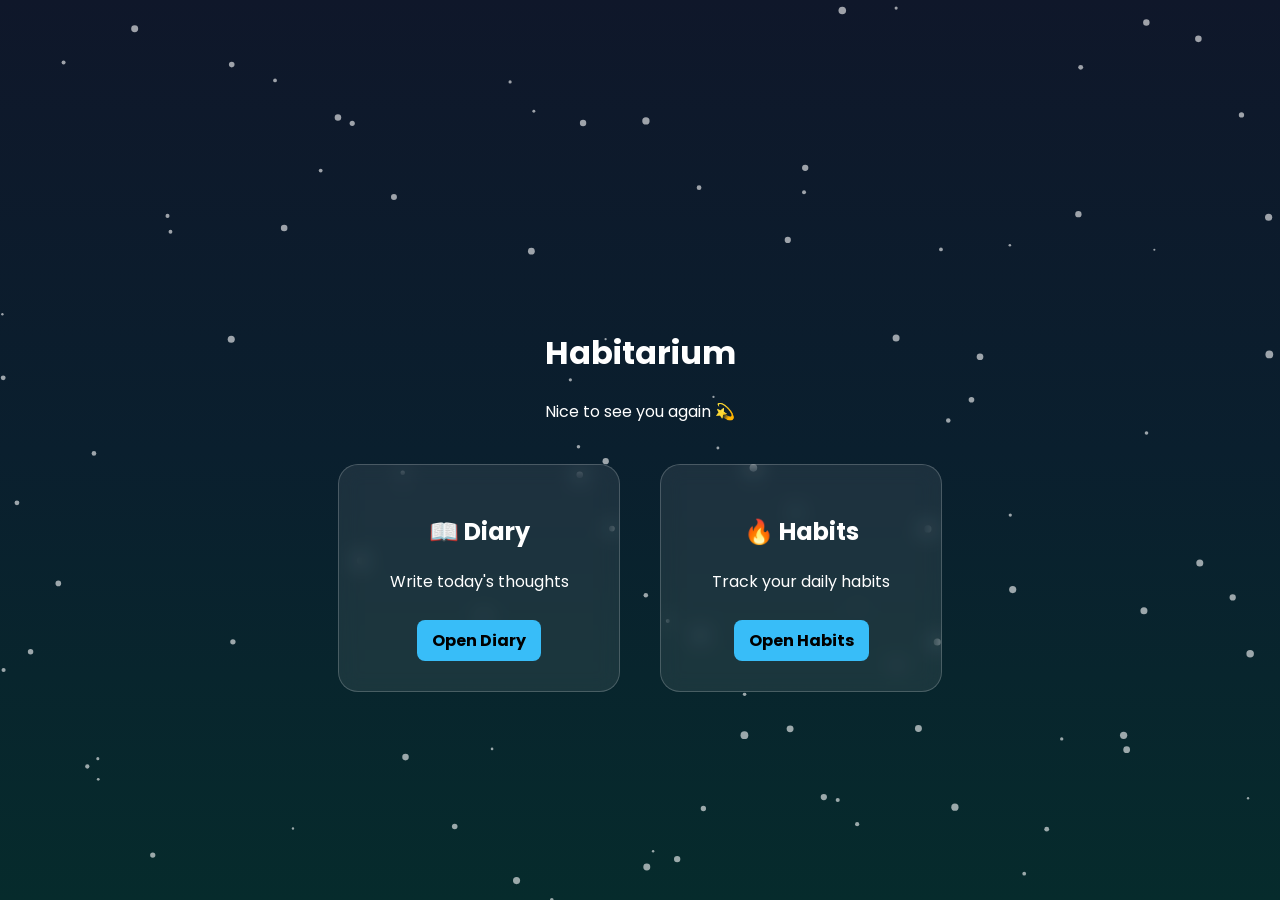
<file: pages/dashboard.html>
<!DOCTYPE html>
<html lang="en">

<head>
<meta charset="UTF-8">
<meta name="viewport" content="width=device-width, initial-scale=1.0">
<title>Habitarium Dashboard</title>

<link href="https://fonts.googleapis.com/css2?family=Poppins:wght@400;600;700&display=swap" rel="stylesheet">

<link rel="stylesheet" href="../style.css">

</head>

<body>

<canvas id="bgCanvas"></canvas>

<div class="dashboard">

<h1>Habitarium</h1>
<p id="greeting"></p>

<div class="cards">

<div class="card">
<h2>📖 Diary</h2>
<p>Write today's thoughts</p>
<a href="diary.html">Open Diary</a>
</div>

<div class="card">
<h2>🔥 Habits</h2>
<p>Track your daily habits</p>
<a href="habits.html">Open Habits</a>
</div>

</div>

</div>

<script src="../app.js"></script>
<script src="../components/background.js"></script>

</body>

</html>
</file>
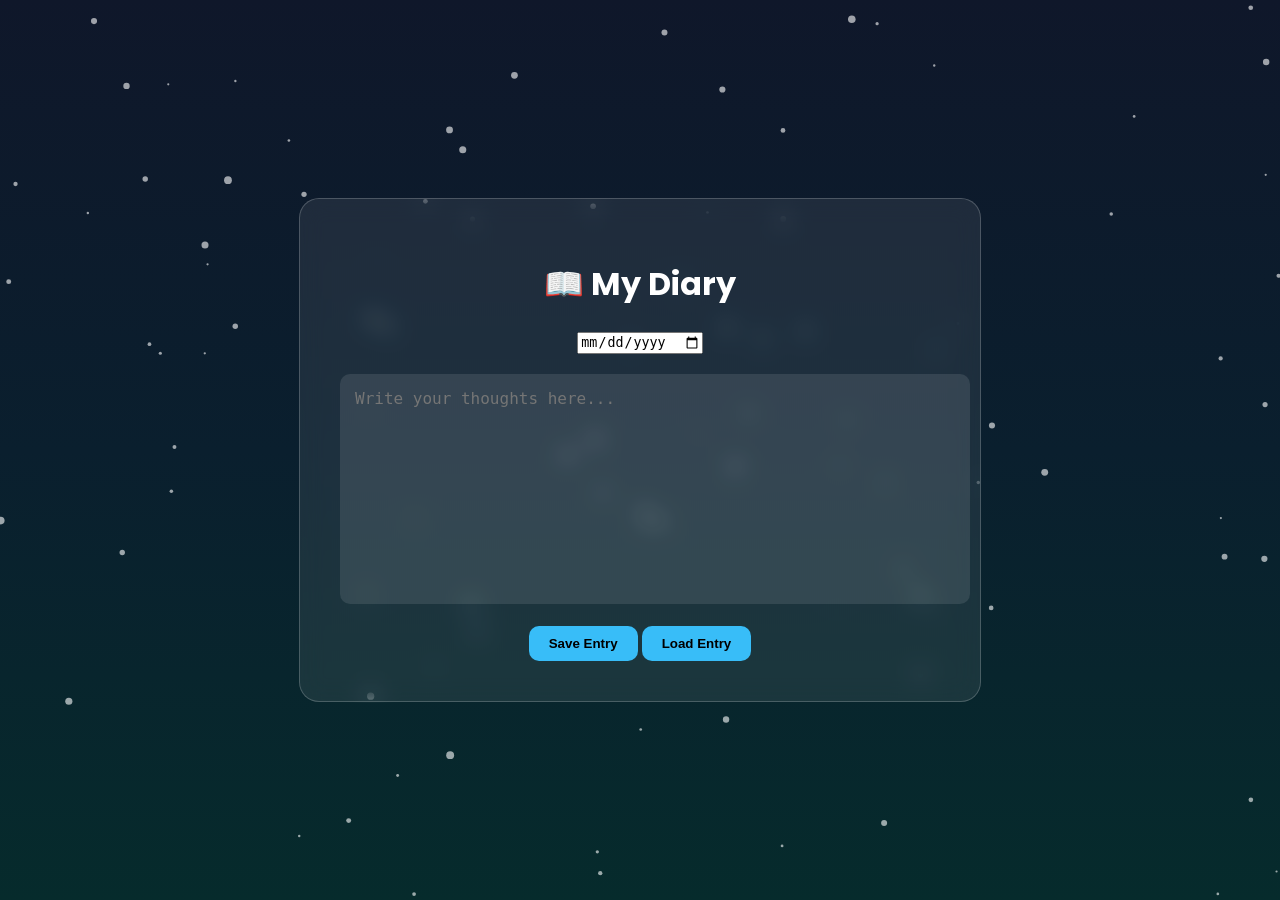
<file: pages/diary.html>
<!DOCTYPE html>
<html lang="en">

<head>

<meta charset="UTF-8">
<meta name="viewport" content="width=device-width, initial-scale=1.0">

<title>Diary | Habitarium</title>

<link rel="stylesheet" href="../style.css">

<link href="https://fonts.googleapis.com/css2?family=Poppins:wght@400;600;700&display=swap" rel="stylesheet">

</head>

<body>

<canvas id="bgCanvas"></canvas>

<div class="diary-container">

<h1>📖 My Diary</h1>

<input type="date" id="entryDate">

<textarea id="diaryEntry" placeholder="Write your thoughts here..."></textarea>

<div class="buttons">

<button id="saveEntry">Save Entry</button>
<button id="loadEntry">Load Entry</button>

</div>

</div>

<script src="../components/background.js"></script>
<script src="../components/diary.js"></script>

</body>
</html>
</file>
<file: style.css>
body{
background:#0f172a;
color:white;
font-family:sans-serif;
display:flex;
justify-content:center;
align-items:center;
height:100vh;
}

.container{
width:500px;
text-align:center;
}

textarea{
width:100%;
height:150px;
padding:10px;
border-radius:10px;
border:none;
margin-top:10px;
}

button{
margin-top:10px;
padding:10px 20px;
border:none;
border-radius:8px;
background:#38bdf8;
cursor:pointer;
}

#entries{
margin-top:20px;
}

.dashboard{
text-align:center;
margin-top:100px;
}

.cards{
display:flex;
justify-content:center;
gap:40px;
margin-top:40px;
}

.card{

background:rgba(255,255,255,0.08);
backdrop-filter:blur(10px);
border:1px solid rgba(255,255,255,0.2);

padding:30px;
border-radius:20px;

width:220px;

transition:transform 0.3s, box-shadow 0.3s;
}

.card:hover{

transform:translateY(-5px);
box-shadow:0 10px 25px rgba(0,0,0,0.4);

}

.card a{
display:inline-block;
margin-top:10px;
text-decoration:none;
background:#38bdf8;
padding:8px 15px;
border-radius:8px;
color:black;
font-weight:bold;
}

#bgCanvas{
position:fixed;
top:0;
left:0;
z-index:-1;

background:linear-gradient(
180deg,
#0f172a,
#0a1f2e,
#062b2c
);
}

body{
font-family:'Poppins',sans-serif;
color:white;
background:#0f172a;
margin:0;
overflow-x:hidden;
}

.diary-container{

width:600px;
margin:100px auto;

background:rgba(255,255,255,0.08);
backdrop-filter:blur(12px);

padding:40px;

border-radius:20px;

border:1px solid rgba(255,255,255,0.2);

text-align:center;

}

textarea{

width:100%;
height:200px;

margin-top:20px;

background:rgba(255,255,255,0.1);

border:none;

border-radius:10px;

padding:15px;

color:white;

font-size:16px;

resize:none;

}

button{

margin-top:15px;

padding:10px 20px;

border:none;

border-radius:10px;

background:#38bdf8;

font-weight:bold;

cursor:pointer;

}
</file>
